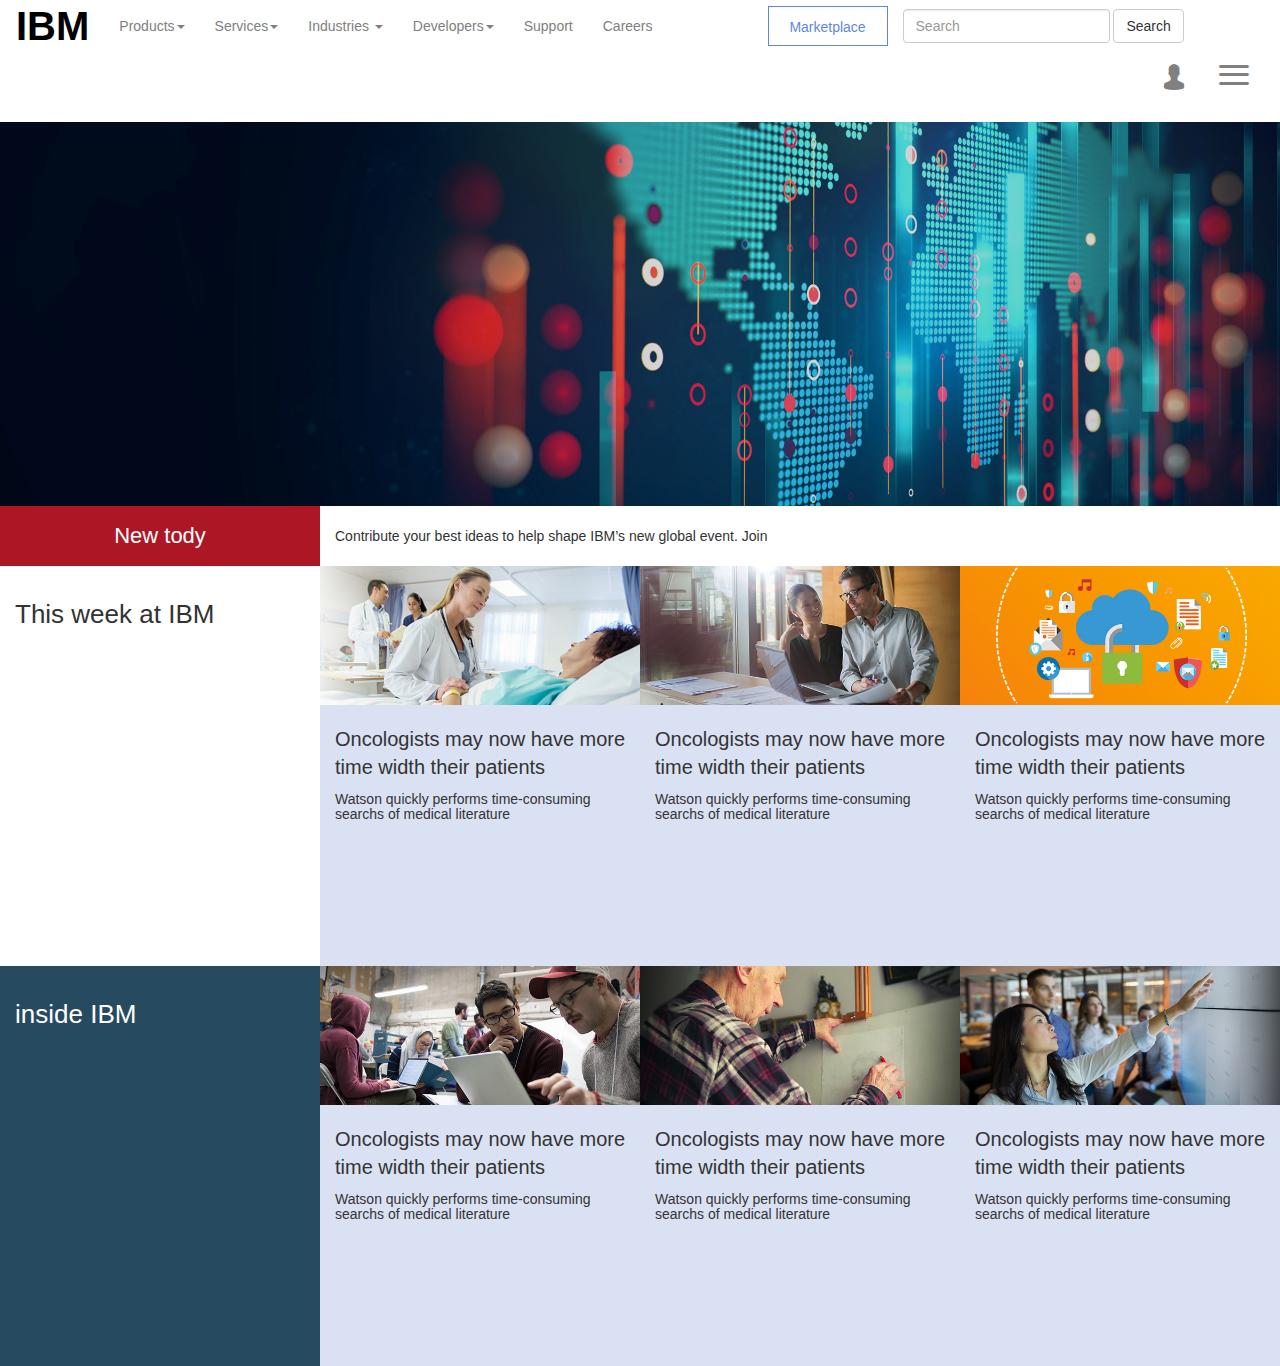
<file: index.html>
<!DOCTYPE html>
<html>
<head>
	<meta charset="utf-8">
	<meta http-equiv="X-UA-Compatible" content="IE=edge">
	<meta name="viewport" content="width=device-width, initial-scale=1, maximum-scale=1, user-scalable=no">
	<title></title>
	<link rel="stylesheet" href="css/bootstrap.css">
	<link rel="stylesheet" type="text/css" href="css/style.css">
	<link rel="stylesheet" type="text/css" href="icfont/iconfont.css">
	<script src="js/jquery-1.11.3.js"></script>
	<script src="js/bootstrap.js"></script>
</head>
<body>
	<nav class="navbar">
		<div class="container-fluid">
			<div class="navbar-header">
				<button type="button" class="navbar-toggle collapsed" data-toggle="collapse" data-target="#bs-example-navbar-collapse-1" aria-expanded="false">
	        <span class="sr-only">Toggle navigation</span>
	        <span class="icon-bar"></span>
	        <span class="icon-bar"></span>
	        <span class="icon-bar"></span>
	      </button>
      	<a class="navbar-brand" href="#">IBM</a>				
			</div>
			<div class="collapse navbar-collapse" id="bs-example-navbar-collapse-1">
				<ul class="nav navbar-nav">
	        <li class="active">
	        	<a href="#">products<span class="caret"></span></a>
	        </li>
	        <li><a href="#">services<span class="caret"></span></a></li>
	        <li class="dropdown">
	          <a href="#" class="dropdown-toggle" data-toggle="dropdown" role="button" aria-haspopup="true" aria-expanded="false">industries <span class="caret"></span></a>
	          <ul class="dropdown-menu">
	            <li><a href="#">Action</a></li>
	            <li><a href="#">Another action</a></li>
	            <li><a href="#">Something else here</a></li>
	            <li role="separator" class="divider"></li>
	            <li><a href="#">Separated link</a></li>
	            <li role="separator" class="divider"></li>
	            <li><a href="#">One more separated link</a></li>
	          </ul>
        	</li>
	        <li><a href="#">developers<span class="caret"></span></a></li>
	        <li><a href="#">support</a></li>
	        <li><a href="#">careers</a></li>
	      </ul>
	      <div class="nav-sign">Marketplace</div>
	      <form class="navbar-form navbar-left">
	        <div class="form-group">
	          <input type="text" class="form-control" placeholder="Search">
	        </div>
	        <button type="submit" class="btn btn-default">Search</button>
      	</form>
    	 	<ul class="nav navbar-nav navbar-right">
	        <li class="dropdown">
	          <a href="#" class="dropdown-toggle icon" data-toggle="dropdown" role="button">&#xe61b;</a>
	          <ul class="dropdown-menu">
	            <li><a href="#">My IBM</a></li>
	            <li><a href="#">Sign in</a></li>
	          </ul>
	        </li>
	        <li><a href="#" class="icon">&#xe6f4;</a></li>
	      </ul>
			</div>
		</div>
	</nav>
	<!-- banner -->
	<div class="banner">
		<img src="images/banner.jpg" alt="">
	</div>
	<!-- 内容部分 -->
	<div>
	  <div class="col-md-3 aside_one">New tody</div>
	  <div class="col-md-8 today">Contribute your best ideas to help shape IBM’s new global event. Join </div>
	</div>
	<div>
	  <div class="col-md-3 aside_week">
	  	<p>This week at IBM</p>
	  </div>
	  <div class="col-md-3 week">
	  	<div><img src="images/patients.jpg" alt=""></div>
		  <p>Oncologists may now have more time width their patients</p>
			<h5>Watson quickly performs time-consuming searchs of medical literature</h5>
	  </div>
	  <div class="col-md-3 week">
	  	<div><img src="images/sap.jpg" alt=""></div>
	  	<p>Oncologists may now have more time width their patients</p>
			<h5>Watson quickly performs time-consuming searchs of medical literature</h5>
	  </div>
	  <div class="col-md-3 week">
	  	<div><img src="images/protection.jpg" alt=""></div>
	  	<p>Oncologists may now have more time width their patients</p>
			<h5>Watson quickly performs time-consuming searchs of medical literature</h5>
	  </div>
	</div>
	<div>
	  <div class="col-md-3 aside_week inside">
	  	<p>inside IBM</p>
	  	<!-- <div>see more stories</div> -->
	  </div>
	  <div class="col-md-3 week">
	  	<div><img src="images/deve.jpg" alt=""></div>
		  <p>Oncologists may now have more time width their patients</p>
			<h5>Watson quickly performs time-consuming searchs of medical literature</h5>
	  </div>
	  <div class="col-md-3 week">
	  	<div><img src="images/disdease.jpg" alt=""></div>
	  	<p>Oncologists may now have more time width their patients</p>
			<h5>Watson quickly performs time-consuming searchs of medical literature</h5>
	  </div>
	  <div class="col-md-3 week">
	  	<div><img src="images/digital.jpg" alt=""></div>
	  	<p>Oncologists may now have more time width their patients</p>
			<h5>Watson quickly performs time-consuming searchs of medical literature</h5>
	  </div>
	</div>
</body>
</html>
</file>
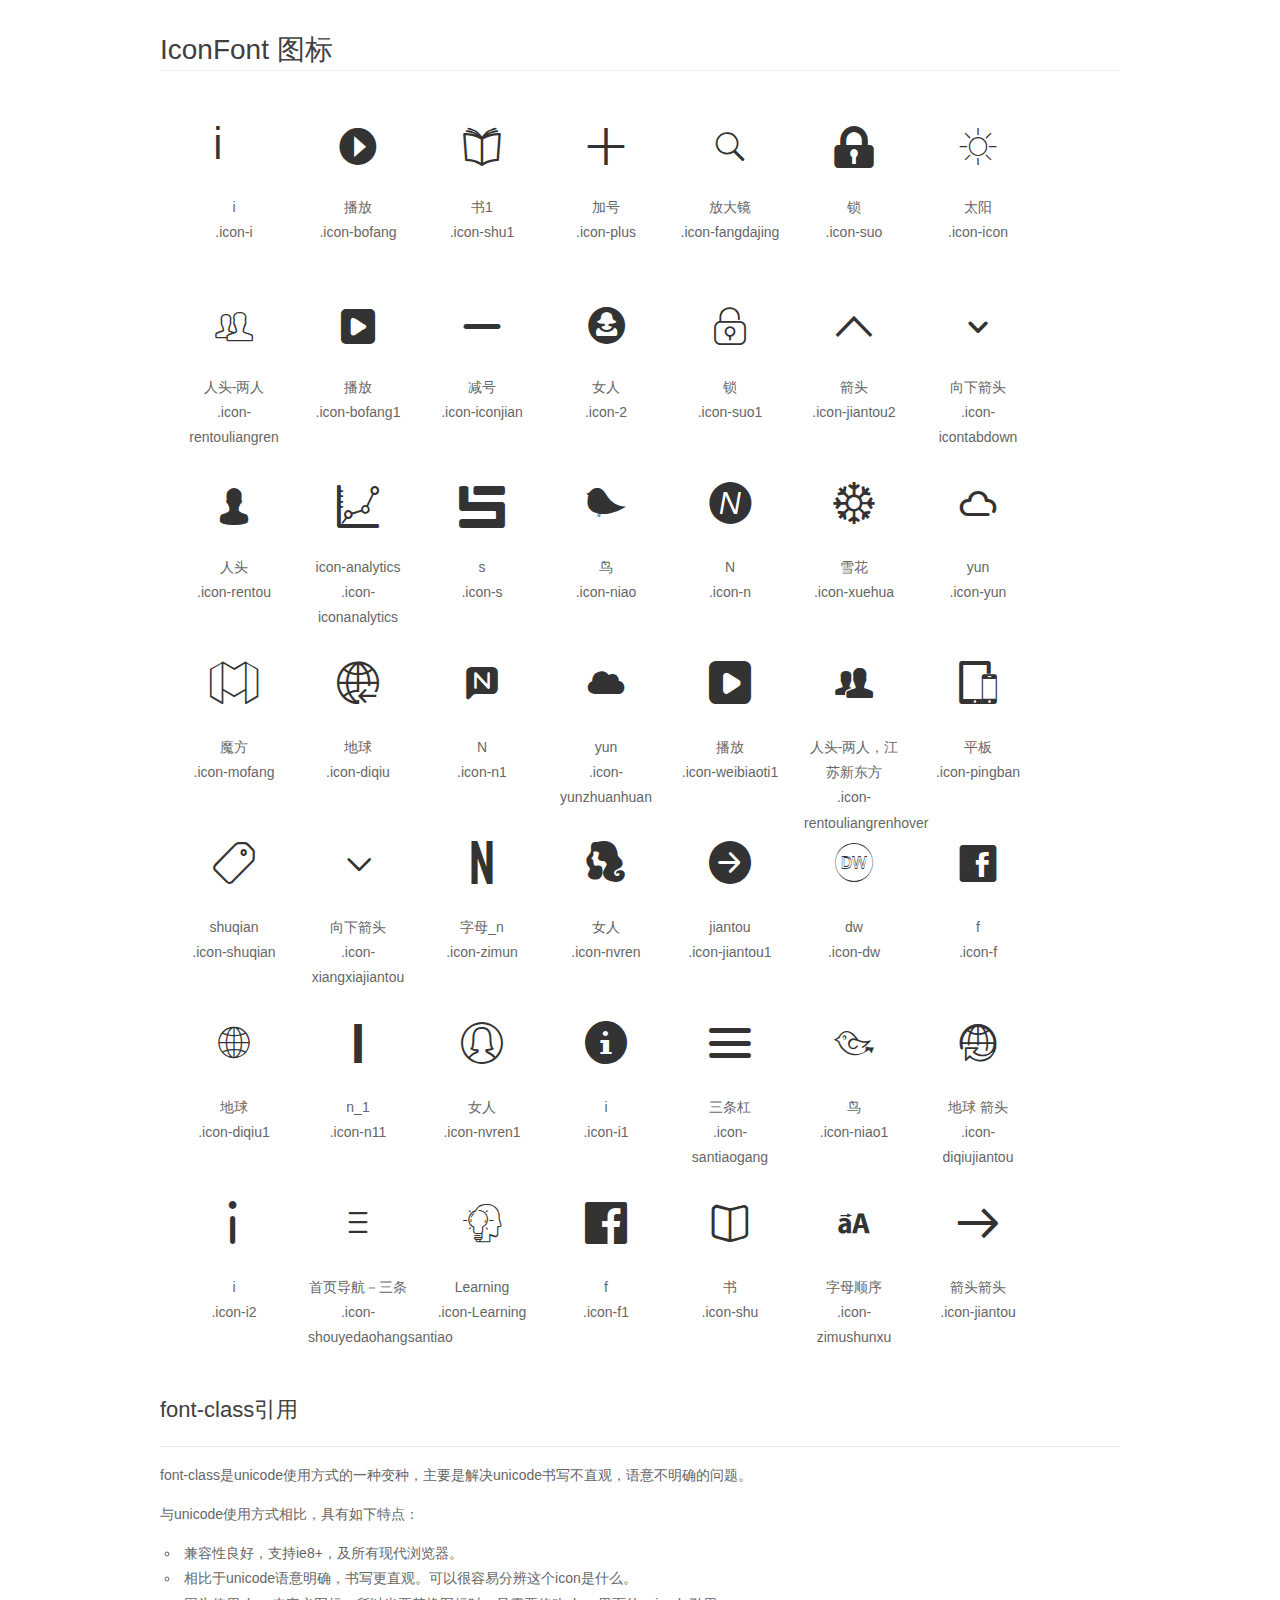
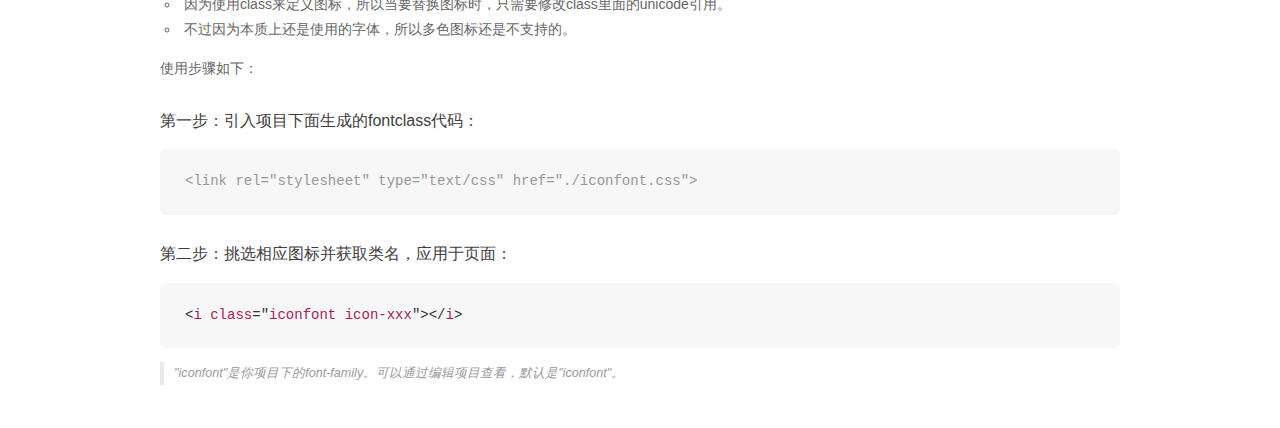
<file: icfont/demo_fontclass.html>
<!DOCTYPE html>
<html>
<head>
    <meta charset="utf-8"/>
    <title>IconFont</title>
    <link rel="stylesheet" href="demo.css">
    <link rel="stylesheet" href="iconfont.css">
</head>
<body>
    <div class="main markdown">
        <h1>IconFont 图标</h1>
        <ul class="icon_lists clear">
            
                <li>
                <i class="icon iconfont icon-i"></i>
                    <div class="name">i</div>
                    <div class="fontclass">.icon-i</div>
                </li>
            
                <li>
                <i class="icon iconfont icon-bofang"></i>
                    <div class="name">播放</div>
                    <div class="fontclass">.icon-bofang</div>
                </li>
            
                <li>
                <i class="icon iconfont icon-shu1"></i>
                    <div class="name">书1</div>
                    <div class="fontclass">.icon-shu1</div>
                </li>
            
                <li>
                <i class="icon iconfont icon-plus"></i>
                    <div class="name">加号</div>
                    <div class="fontclass">.icon-plus</div>
                </li>
            
                <li>
                <i class="icon iconfont icon-fangdajing"></i>
                    <div class="name">放大镜</div>
                    <div class="fontclass">.icon-fangdajing</div>
                </li>
            
                <li>
                <i class="icon iconfont icon-suo"></i>
                    <div class="name">锁</div>
                    <div class="fontclass">.icon-suo</div>
                </li>
            
                <li>
                <i class="icon iconfont icon-icon"></i>
                    <div class="name">太阳</div>
                    <div class="fontclass">.icon-icon</div>
                </li>
            
                <li>
                <i class="icon iconfont icon-rentouliangren"></i>
                    <div class="name">人头-两人</div>
                    <div class="fontclass">.icon-rentouliangren</div>
                </li>
            
                <li>
                <i class="icon iconfont icon-bofang1"></i>
                    <div class="name">播放</div>
                    <div class="fontclass">.icon-bofang1</div>
                </li>
            
                <li>
                <i class="icon iconfont icon-iconjian"></i>
                    <div class="name">减号</div>
                    <div class="fontclass">.icon-iconjian</div>
                </li>
            
                <li>
                <i class="icon iconfont icon-2"></i>
                    <div class="name">女人</div>
                    <div class="fontclass">.icon-2</div>
                </li>
            
                <li>
                <i class="icon iconfont icon-suo1"></i>
                    <div class="name">锁</div>
                    <div class="fontclass">.icon-suo1</div>
                </li>
            
                <li>
                <i class="icon iconfont icon-jiantou2"></i>
                    <div class="name">箭头</div>
                    <div class="fontclass">.icon-jiantou2</div>
                </li>
            
                <li>
                <i class="icon iconfont icon-icontabdown"></i>
                    <div class="name">向下箭头</div>
                    <div class="fontclass">.icon-icontabdown</div>
                </li>
            
                <li>
                <i class="icon iconfont icon-rentou"></i>
                    <div class="name">人头</div>
                    <div class="fontclass">.icon-rentou</div>
                </li>
            
                <li>
                <i class="icon iconfont icon-iconanalytics"></i>
                    <div class="name">icon-analytics</div>
                    <div class="fontclass">.icon-iconanalytics</div>
                </li>
            
                <li>
                <i class="icon iconfont icon-s"></i>
                    <div class="name">s</div>
                    <div class="fontclass">.icon-s</div>
                </li>
            
                <li>
                <i class="icon iconfont icon-niao"></i>
                    <div class="name">鸟</div>
                    <div class="fontclass">.icon-niao</div>
                </li>
            
                <li>
                <i class="icon iconfont icon-n"></i>
                    <div class="name">N</div>
                    <div class="fontclass">.icon-n</div>
                </li>
            
                <li>
                <i class="icon iconfont icon-xuehua"></i>
                    <div class="name">雪花</div>
                    <div class="fontclass">.icon-xuehua</div>
                </li>
            
                <li>
                <i class="icon iconfont icon-yun"></i>
                    <div class="name">yun</div>
                    <div class="fontclass">.icon-yun</div>
                </li>
            
                <li>
                <i class="icon iconfont icon-mofang"></i>
                    <div class="name">魔方</div>
                    <div class="fontclass">.icon-mofang</div>
                </li>
            
                <li>
                <i class="icon iconfont icon-diqiu"></i>
                    <div class="name">地球</div>
                    <div class="fontclass">.icon-diqiu</div>
                </li>
            
                <li>
                <i class="icon iconfont icon-n1"></i>
                    <div class="name">N</div>
                    <div class="fontclass">.icon-n1</div>
                </li>
            
                <li>
                <i class="icon iconfont icon-yunzhuanhuan"></i>
                    <div class="name">yun</div>
                    <div class="fontclass">.icon-yunzhuanhuan</div>
                </li>
            
                <li>
                <i class="icon iconfont icon-weibiaoti1"></i>
                    <div class="name">播放</div>
                    <div class="fontclass">.icon-weibiaoti1</div>
                </li>
            
                <li>
                <i class="icon iconfont icon-rentouliangrenhover"></i>
                    <div class="name">人头-两人，江苏新东方</div>
                    <div class="fontclass">.icon-rentouliangrenhover</div>
                </li>
            
                <li>
                <i class="icon iconfont icon-pingban"></i>
                    <div class="name">平板</div>
                    <div class="fontclass">.icon-pingban</div>
                </li>
            
                <li>
                <i class="icon iconfont icon-shuqian"></i>
                    <div class="name">shuqian</div>
                    <div class="fontclass">.icon-shuqian</div>
                </li>
            
                <li>
                <i class="icon iconfont icon-xiangxiajiantou"></i>
                    <div class="name">向下箭头</div>
                    <div class="fontclass">.icon-xiangxiajiantou</div>
                </li>
            
                <li>
                <i class="icon iconfont icon-zimun"></i>
                    <div class="name">字母_n</div>
                    <div class="fontclass">.icon-zimun</div>
                </li>
            
                <li>
                <i class="icon iconfont icon-nvren"></i>
                    <div class="name">女人</div>
                    <div class="fontclass">.icon-nvren</div>
                </li>
            
                <li>
                <i class="icon iconfont icon-jiantou1"></i>
                    <div class="name">jiantou</div>
                    <div class="fontclass">.icon-jiantou1</div>
                </li>
            
                <li>
                <i class="icon iconfont icon-dw"></i>
                    <div class="name">dw</div>
                    <div class="fontclass">.icon-dw</div>
                </li>
            
                <li>
                <i class="icon iconfont icon-f"></i>
                    <div class="name">f</div>
                    <div class="fontclass">.icon-f</div>
                </li>
            
                <li>
                <i class="icon iconfont icon-diqiu1"></i>
                    <div class="name">地球</div>
                    <div class="fontclass">.icon-diqiu1</div>
                </li>
            
                <li>
                <i class="icon iconfont icon-n11"></i>
                    <div class="name">n_1</div>
                    <div class="fontclass">.icon-n11</div>
                </li>
            
                <li>
                <i class="icon iconfont icon-nvren1"></i>
                    <div class="name">女人</div>
                    <div class="fontclass">.icon-nvren1</div>
                </li>
            
                <li>
                <i class="icon iconfont icon-i1"></i>
                    <div class="name">i</div>
                    <div class="fontclass">.icon-i1</div>
                </li>
            
                <li>
                <i class="icon iconfont icon-santiaogang"></i>
                    <div class="name">三条杠</div>
                    <div class="fontclass">.icon-santiaogang</div>
                </li>
            
                <li>
                <i class="icon iconfont icon-niao1"></i>
                    <div class="name">鸟</div>
                    <div class="fontclass">.icon-niao1</div>
                </li>
            
                <li>
                <i class="icon iconfont icon-diqiujiantou"></i>
                    <div class="name">地球 箭头</div>
                    <div class="fontclass">.icon-diqiujiantou</div>
                </li>
            
                <li>
                <i class="icon iconfont icon-i2"></i>
                    <div class="name">i</div>
                    <div class="fontclass">.icon-i2</div>
                </li>
            
                <li>
                <i class="icon iconfont icon-shouyedaohangsantiao"></i>
                    <div class="name">首页导航－三条</div>
                    <div class="fontclass">.icon-shouyedaohangsantiao</div>
                </li>
            
                <li>
                <i class="icon iconfont icon-Learning"></i>
                    <div class="name">Learning</div>
                    <div class="fontclass">.icon-Learning</div>
                </li>
            
                <li>
                <i class="icon iconfont icon-f1"></i>
                    <div class="name">f</div>
                    <div class="fontclass">.icon-f1</div>
                </li>
            
                <li>
                <i class="icon iconfont icon-shu"></i>
                    <div class="name">书</div>
                    <div class="fontclass">.icon-shu</div>
                </li>
            
                <li>
                <i class="icon iconfont icon-zimushunxu"></i>
                    <div class="name">字母顺序</div>
                    <div class="fontclass">.icon-zimushunxu</div>
                </li>
            
                <li>
                <i class="icon iconfont icon-jiantou"></i>
                    <div class="name">箭头箭头</div>
                    <div class="fontclass">.icon-jiantou</div>
                </li>
            
        </ul>

        <h2 id="font-class-">font-class引用</h2>
        <hr>

        <p>font-class是unicode使用方式的一种变种，主要是解决unicode书写不直观，语意不明确的问题。</p>
        <p>与unicode使用方式相比，具有如下特点：</p>
        <ul>
        <li>兼容性良好，支持ie8+，及所有现代浏览器。</li>
        <li>相比于unicode语意明确，书写更直观。可以很容易分辨这个icon是什么。</li>
        <li>因为使用class来定义图标，所以当要替换图标时，只需要修改class里面的unicode引用。</li>
        <li>不过因为本质上还是使用的字体，所以多色图标还是不支持的。</li>
        </ul>
        <p>使用步骤如下：</p>
        <h3 id="-fontclass-">第一步：引入项目下面生成的fontclass代码：</h3>


        <pre><code class="lang-js hljs javascript"><span class="hljs-comment">&lt;link rel="stylesheet" type="text/css" href="./iconfont.css"&gt;</span></code></pre>
        <h3 id="-">第二步：挑选相应图标并获取类名，应用于页面：</h3>
        <pre><code class="lang-css hljs">&lt;<span class="hljs-selector-tag">i</span> <span class="hljs-selector-tag">class</span>="<span class="hljs-selector-tag">iconfont</span> <span class="hljs-selector-tag">icon-xxx</span>"&gt;&lt;/<span class="hljs-selector-tag">i</span>&gt;</code></pre>
        <blockquote>
        <p>"iconfont"是你项目下的font-family。可以通过编辑项目查看，默认是"iconfont"。</p>
        </blockquote>
    </div>
</body>
</html>
</file>
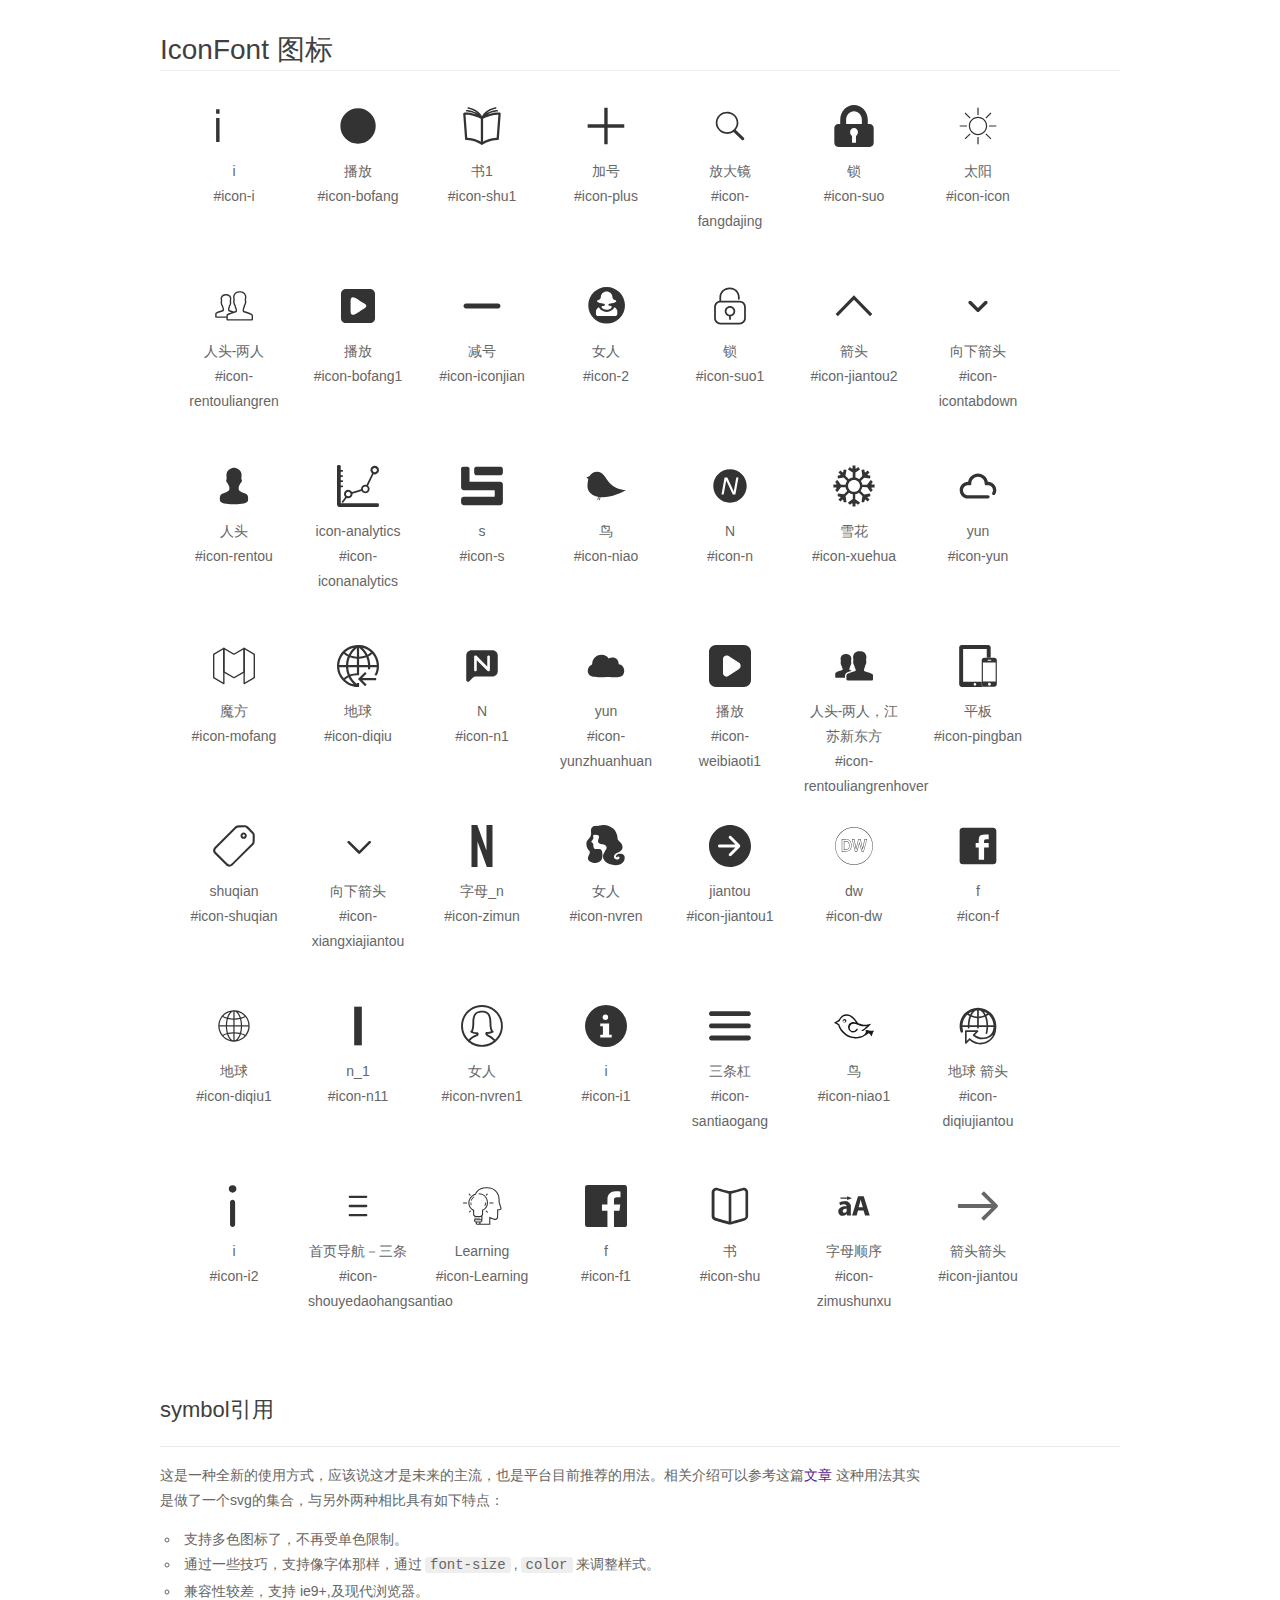
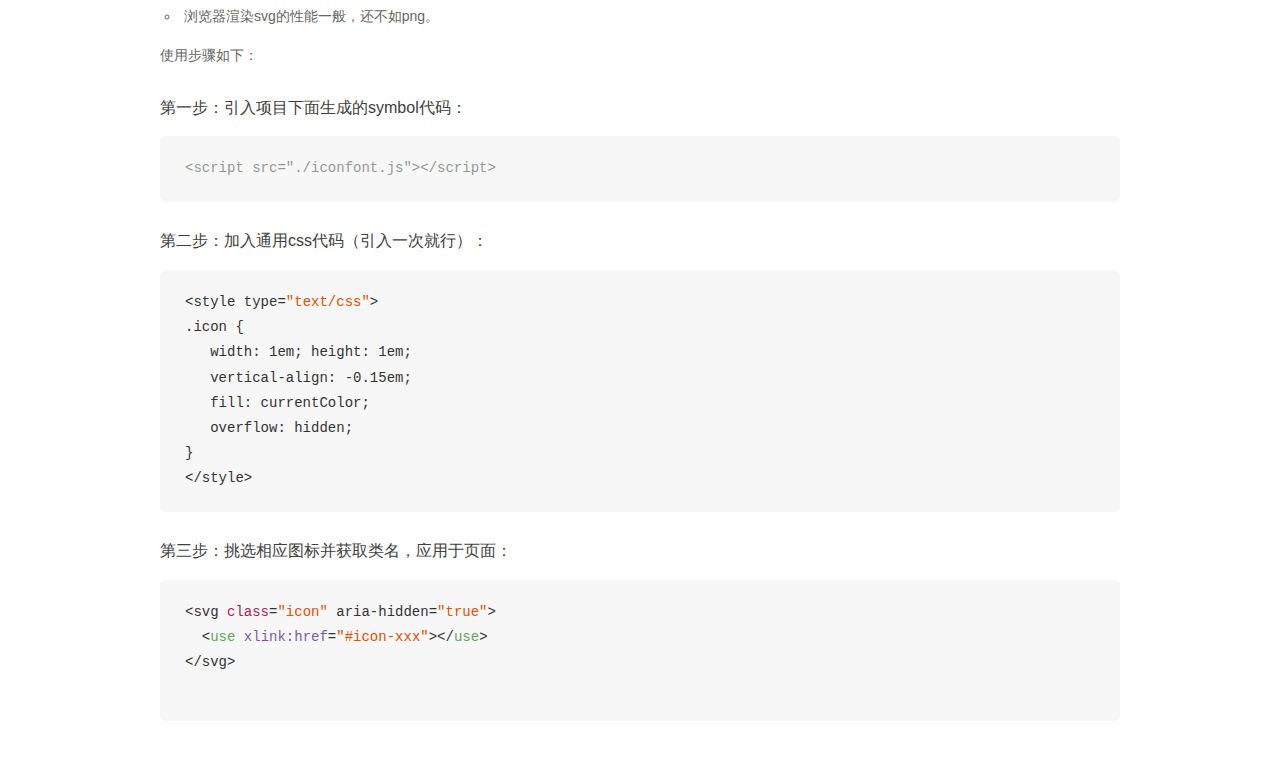
<file: icfont/demo_symbol.html>
<!DOCTYPE html>
<html>
<head>
    <meta charset="utf-8"/>
    <title>IconFont</title>
    <link rel="stylesheet" href="demo.css">
    <script src="iconfont.js"></script>

    <style type="text/css">
        .icon {
          /* 通过设置 font-size 来改变图标大小 */
          width: 1em; height: 1em;
          /* 图标和文字相邻时，垂直对齐 */
          vertical-align: -0.15em;
          /* 通过设置 color 来改变 SVG 的颜色/fill */
          fill: currentColor;
          /* path 和 stroke 溢出 viewBox 部分在 IE 下会显示
             normalize.css 中也包含这行 */
          overflow: hidden;
        }

    </style>
</head>
<body>
    <div class="main markdown">
        <h1>IconFont 图标</h1>
        <ul class="icon_lists clear">
            
                <li>
                    <svg class="icon" aria-hidden="true">
                        <use xlink:href="#icon-i"></use>
                    </svg>
                    <div class="name">i</div>
                    <div class="fontclass">#icon-i</div>
                </li>
            
                <li>
                    <svg class="icon" aria-hidden="true">
                        <use xlink:href="#icon-bofang"></use>
                    </svg>
                    <div class="name">播放</div>
                    <div class="fontclass">#icon-bofang</div>
                </li>
            
                <li>
                    <svg class="icon" aria-hidden="true">
                        <use xlink:href="#icon-shu1"></use>
                    </svg>
                    <div class="name">书1</div>
                    <div class="fontclass">#icon-shu1</div>
                </li>
            
                <li>
                    <svg class="icon" aria-hidden="true">
                        <use xlink:href="#icon-plus"></use>
                    </svg>
                    <div class="name">加号</div>
                    <div class="fontclass">#icon-plus</div>
                </li>
            
                <li>
                    <svg class="icon" aria-hidden="true">
                        <use xlink:href="#icon-fangdajing"></use>
                    </svg>
                    <div class="name">放大镜</div>
                    <div class="fontclass">#icon-fangdajing</div>
                </li>
            
                <li>
                    <svg class="icon" aria-hidden="true">
                        <use xlink:href="#icon-suo"></use>
                    </svg>
                    <div class="name">锁</div>
                    <div class="fontclass">#icon-suo</div>
                </li>
            
                <li>
                    <svg class="icon" aria-hidden="true">
                        <use xlink:href="#icon-icon"></use>
                    </svg>
                    <div class="name">太阳</div>
                    <div class="fontclass">#icon-icon</div>
                </li>
            
                <li>
                    <svg class="icon" aria-hidden="true">
                        <use xlink:href="#icon-rentouliangren"></use>
                    </svg>
                    <div class="name">人头-两人</div>
                    <div class="fontclass">#icon-rentouliangren</div>
                </li>
            
                <li>
                    <svg class="icon" aria-hidden="true">
                        <use xlink:href="#icon-bofang1"></use>
                    </svg>
                    <div class="name">播放</div>
                    <div class="fontclass">#icon-bofang1</div>
                </li>
            
                <li>
                    <svg class="icon" aria-hidden="true">
                        <use xlink:href="#icon-iconjian"></use>
                    </svg>
                    <div class="name">减号</div>
                    <div class="fontclass">#icon-iconjian</div>
                </li>
            
                <li>
                    <svg class="icon" aria-hidden="true">
                        <use xlink:href="#icon-2"></use>
                    </svg>
                    <div class="name">女人</div>
                    <div class="fontclass">#icon-2</div>
                </li>
            
                <li>
                    <svg class="icon" aria-hidden="true">
                        <use xlink:href="#icon-suo1"></use>
                    </svg>
                    <div class="name">锁</div>
                    <div class="fontclass">#icon-suo1</div>
                </li>
            
                <li>
                    <svg class="icon" aria-hidden="true">
                        <use xlink:href="#icon-jiantou2"></use>
                    </svg>
                    <div class="name">箭头</div>
                    <div class="fontclass">#icon-jiantou2</div>
                </li>
            
                <li>
                    <svg class="icon" aria-hidden="true">
                        <use xlink:href="#icon-icontabdown"></use>
                    </svg>
                    <div class="name">向下箭头</div>
                    <div class="fontclass">#icon-icontabdown</div>
                </li>
            
                <li>
                    <svg class="icon" aria-hidden="true">
                        <use xlink:href="#icon-rentou"></use>
                    </svg>
                    <div class="name">人头</div>
                    <div class="fontclass">#icon-rentou</div>
                </li>
            
                <li>
                    <svg class="icon" aria-hidden="true">
                        <use xlink:href="#icon-iconanalytics"></use>
                    </svg>
                    <div class="name">icon-analytics</div>
                    <div class="fontclass">#icon-iconanalytics</div>
                </li>
            
                <li>
                    <svg class="icon" aria-hidden="true">
                        <use xlink:href="#icon-s"></use>
                    </svg>
                    <div class="name">s</div>
                    <div class="fontclass">#icon-s</div>
                </li>
            
                <li>
                    <svg class="icon" aria-hidden="true">
                        <use xlink:href="#icon-niao"></use>
                    </svg>
                    <div class="name">鸟</div>
                    <div class="fontclass">#icon-niao</div>
                </li>
            
                <li>
                    <svg class="icon" aria-hidden="true">
                        <use xlink:href="#icon-n"></use>
                    </svg>
                    <div class="name">N</div>
                    <div class="fontclass">#icon-n</div>
                </li>
            
                <li>
                    <svg class="icon" aria-hidden="true">
                        <use xlink:href="#icon-xuehua"></use>
                    </svg>
                    <div class="name">雪花</div>
                    <div class="fontclass">#icon-xuehua</div>
                </li>
            
                <li>
                    <svg class="icon" aria-hidden="true">
                        <use xlink:href="#icon-yun"></use>
                    </svg>
                    <div class="name">yun</div>
                    <div class="fontclass">#icon-yun</div>
                </li>
            
                <li>
                    <svg class="icon" aria-hidden="true">
                        <use xlink:href="#icon-mofang"></use>
                    </svg>
                    <div class="name">魔方</div>
                    <div class="fontclass">#icon-mofang</div>
                </li>
            
                <li>
                    <svg class="icon" aria-hidden="true">
                        <use xlink:href="#icon-diqiu"></use>
                    </svg>
                    <div class="name">地球</div>
                    <div class="fontclass">#icon-diqiu</div>
                </li>
            
                <li>
                    <svg class="icon" aria-hidden="true">
                        <use xlink:href="#icon-n1"></use>
                    </svg>
                    <div class="name">N</div>
                    <div class="fontclass">#icon-n1</div>
                </li>
            
                <li>
                    <svg class="icon" aria-hidden="true">
                        <use xlink:href="#icon-yunzhuanhuan"></use>
                    </svg>
                    <div class="name">yun</div>
                    <div class="fontclass">#icon-yunzhuanhuan</div>
                </li>
            
                <li>
                    <svg class="icon" aria-hidden="true">
                        <use xlink:href="#icon-weibiaoti1"></use>
                    </svg>
                    <div class="name">播放</div>
                    <div class="fontclass">#icon-weibiaoti1</div>
                </li>
            
                <li>
                    <svg class="icon" aria-hidden="true">
                        <use xlink:href="#icon-rentouliangrenhover"></use>
                    </svg>
                    <div class="name">人头-两人，江苏新东方</div>
                    <div class="fontclass">#icon-rentouliangrenhover</div>
                </li>
            
                <li>
                    <svg class="icon" aria-hidden="true">
                        <use xlink:href="#icon-pingban"></use>
                    </svg>
                    <div class="name">平板</div>
                    <div class="fontclass">#icon-pingban</div>
                </li>
            
                <li>
                    <svg class="icon" aria-hidden="true">
                        <use xlink:href="#icon-shuqian"></use>
                    </svg>
                    <div class="name">shuqian</div>
                    <div class="fontclass">#icon-shuqian</div>
                </li>
            
                <li>
                    <svg class="icon" aria-hidden="true">
                        <use xlink:href="#icon-xiangxiajiantou"></use>
                    </svg>
                    <div class="name">向下箭头</div>
                    <div class="fontclass">#icon-xiangxiajiantou</div>
                </li>
            
                <li>
                    <svg class="icon" aria-hidden="true">
                        <use xlink:href="#icon-zimun"></use>
                    </svg>
                    <div class="name">字母_n</div>
                    <div class="fontclass">#icon-zimun</div>
                </li>
            
                <li>
                    <svg class="icon" aria-hidden="true">
                        <use xlink:href="#icon-nvren"></use>
                    </svg>
                    <div class="name">女人</div>
                    <div class="fontclass">#icon-nvren</div>
                </li>
            
                <li>
                    <svg class="icon" aria-hidden="true">
                        <use xlink:href="#icon-jiantou1"></use>
                    </svg>
                    <div class="name">jiantou</div>
                    <div class="fontclass">#icon-jiantou1</div>
                </li>
            
                <li>
                    <svg class="icon" aria-hidden="true">
                        <use xlink:href="#icon-dw"></use>
                    </svg>
                    <div class="name">dw</div>
                    <div class="fontclass">#icon-dw</div>
                </li>
            
                <li>
                    <svg class="icon" aria-hidden="true">
                        <use xlink:href="#icon-f"></use>
                    </svg>
                    <div class="name">f</div>
                    <div class="fontclass">#icon-f</div>
                </li>
            
                <li>
                    <svg class="icon" aria-hidden="true">
                        <use xlink:href="#icon-diqiu1"></use>
                    </svg>
                    <div class="name">地球</div>
                    <div class="fontclass">#icon-diqiu1</div>
                </li>
            
                <li>
                    <svg class="icon" aria-hidden="true">
                        <use xlink:href="#icon-n11"></use>
                    </svg>
                    <div class="name">n_1</div>
                    <div class="fontclass">#icon-n11</div>
                </li>
            
                <li>
                    <svg class="icon" aria-hidden="true">
                        <use xlink:href="#icon-nvren1"></use>
                    </svg>
                    <div class="name">女人</div>
                    <div class="fontclass">#icon-nvren1</div>
                </li>
            
                <li>
                    <svg class="icon" aria-hidden="true">
                        <use xlink:href="#icon-i1"></use>
                    </svg>
                    <div class="name">i</div>
                    <div class="fontclass">#icon-i1</div>
                </li>
            
                <li>
                    <svg class="icon" aria-hidden="true">
                        <use xlink:href="#icon-santiaogang"></use>
                    </svg>
                    <div class="name">三条杠</div>
                    <div class="fontclass">#icon-santiaogang</div>
                </li>
            
                <li>
                    <svg class="icon" aria-hidden="true">
                        <use xlink:href="#icon-niao1"></use>
                    </svg>
                    <div class="name">鸟</div>
                    <div class="fontclass">#icon-niao1</div>
                </li>
            
                <li>
                    <svg class="icon" aria-hidden="true">
                        <use xlink:href="#icon-diqiujiantou"></use>
                    </svg>
                    <div class="name">地球 箭头</div>
                    <div class="fontclass">#icon-diqiujiantou</div>
                </li>
            
                <li>
                    <svg class="icon" aria-hidden="true">
                        <use xlink:href="#icon-i2"></use>
                    </svg>
                    <div class="name">i</div>
                    <div class="fontclass">#icon-i2</div>
                </li>
            
                <li>
                    <svg class="icon" aria-hidden="true">
                        <use xlink:href="#icon-shouyedaohangsantiao"></use>
                    </svg>
                    <div class="name">首页导航－三条</div>
                    <div class="fontclass">#icon-shouyedaohangsantiao</div>
                </li>
            
                <li>
                    <svg class="icon" aria-hidden="true">
                        <use xlink:href="#icon-Learning"></use>
                    </svg>
                    <div class="name">Learning</div>
                    <div class="fontclass">#icon-Learning</div>
                </li>
            
                <li>
                    <svg class="icon" aria-hidden="true">
                        <use xlink:href="#icon-f1"></use>
                    </svg>
                    <div class="name">f</div>
                    <div class="fontclass">#icon-f1</div>
                </li>
            
                <li>
                    <svg class="icon" aria-hidden="true">
                        <use xlink:href="#icon-shu"></use>
                    </svg>
                    <div class="name">书</div>
                    <div class="fontclass">#icon-shu</div>
                </li>
            
                <li>
                    <svg class="icon" aria-hidden="true">
                        <use xlink:href="#icon-zimushunxu"></use>
                    </svg>
                    <div class="name">字母顺序</div>
                    <div class="fontclass">#icon-zimushunxu</div>
                </li>
            
                <li>
                    <svg class="icon" aria-hidden="true">
                        <use xlink:href="#icon-jiantou"></use>
                    </svg>
                    <div class="name">箭头箭头</div>
                    <div class="fontclass">#icon-jiantou</div>
                </li>
            
        </ul>


        <h2 id="symbol-">symbol引用</h2>
        <hr>

        <p>这是一种全新的使用方式，应该说这才是未来的主流，也是平台目前推荐的用法。相关介绍可以参考这篇<a href="">文章</a>
        这种用法其实是做了一个svg的集合，与另外两种相比具有如下特点：</p>
        <ul>
          <li>支持多色图标了，不再受单色限制。</li>
          <li>通过一些技巧，支持像字体那样，通过<code>font-size</code>,<code>color</code>来调整样式。</li>
          <li>兼容性较差，支持 ie9+,及现代浏览器。</li>
          <li>浏览器渲染svg的性能一般，还不如png。</li>
        </ul>
        <p>使用步骤如下：</p>
        <h3 id="-symbol-">第一步：引入项目下面生成的symbol代码：</h3>
        <pre><code class="lang-js hljs javascript"><span class="hljs-comment">&lt;script src="./iconfont.js"&gt;&lt;/script&gt;</span></code></pre>
        <h3 id="-css-">第二步：加入通用css代码（引入一次就行）：</h3>
        <pre><code class="lang-js hljs javascript">&lt;style type=<span class="hljs-string">"text/css"</span>&gt;
.icon {
   width: <span class="hljs-number">1</span>em; height: <span class="hljs-number">1</span>em;
   vertical-align: <span class="hljs-number">-0.15</span>em;
   fill: currentColor;
   overflow: hidden;
}
&lt;<span class="hljs-regexp">/style&gt;</span></code></pre>
        <h3 id="-">第三步：挑选相应图标并获取类名，应用于页面：</h3>
        <pre><code class="lang-js hljs javascript">&lt;svg <span class="hljs-class"><span class="hljs-keyword">class</span></span>=<span class="hljs-string">"icon"</span> aria-hidden=<span class="hljs-string">"true"</span>&gt;<span class="xml"><span class="hljs-tag">
  &lt;<span class="hljs-name">use</span> <span class="hljs-attr">xlink:href</span>=<span class="hljs-string">"#icon-xxx"</span>&gt;</span><span class="hljs-tag">&lt;/<span class="hljs-name">use</span>&gt;</span>
</span>&lt;<span class="hljs-regexp">/svg&gt;
        </span></code></pre>
    </div>
</body>
</html>
</file>
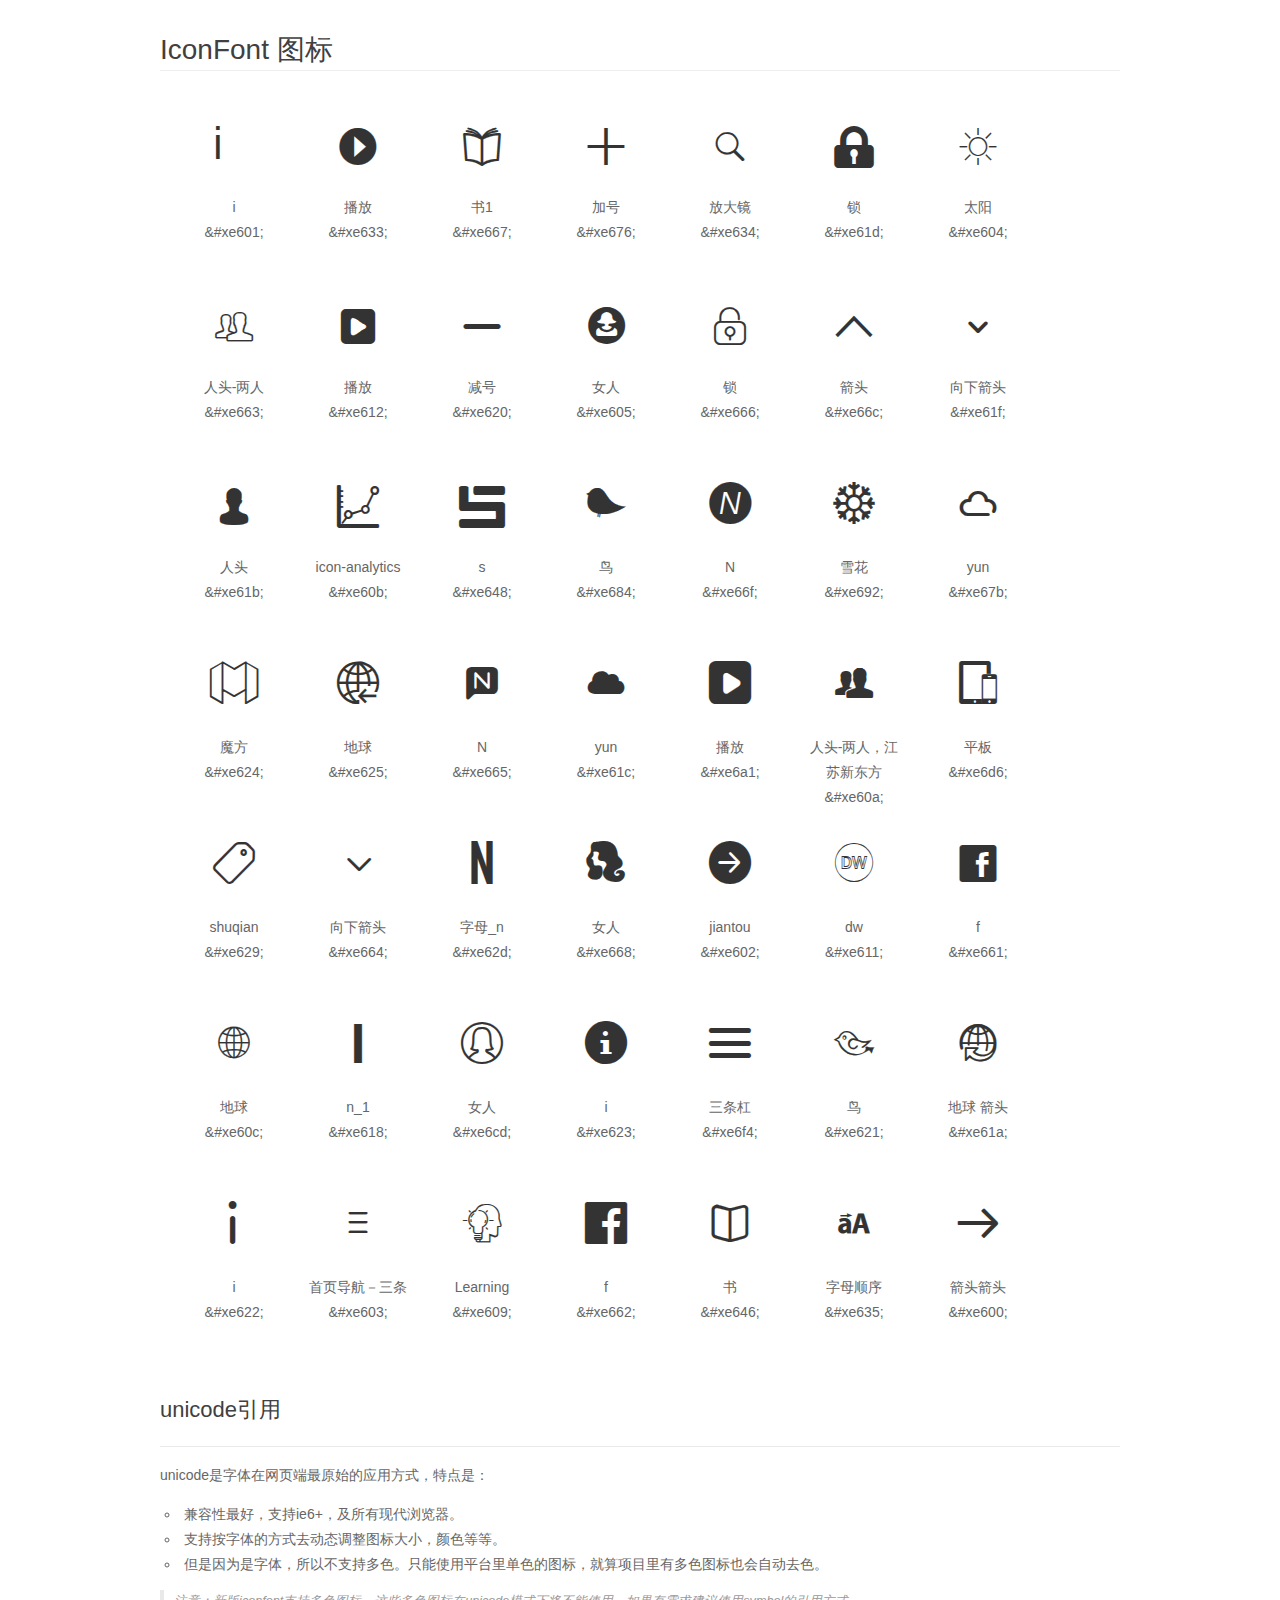
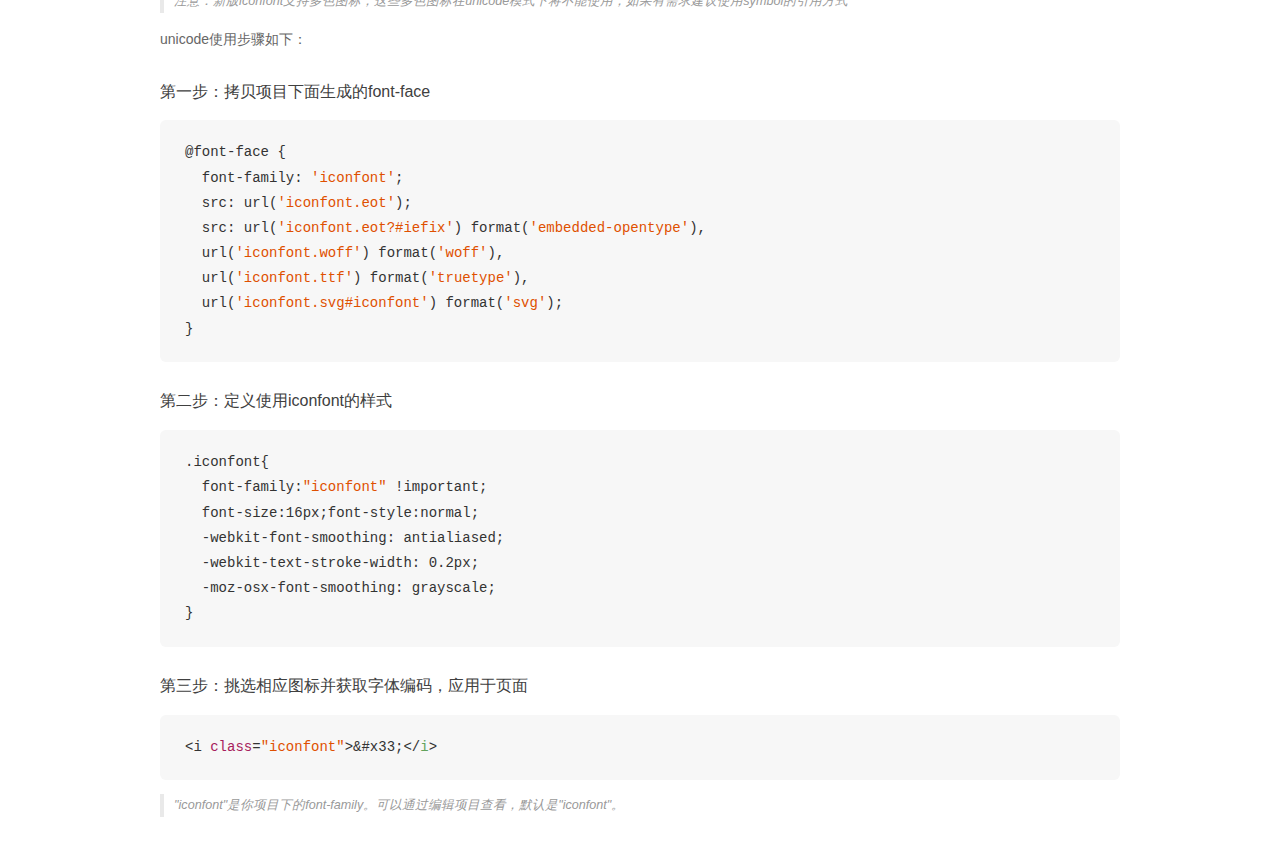
<file: icfont/demo_unicode.html>
<!DOCTYPE html>
<html>
<head>
    <meta charset="utf-8"/>
    <title>IconFont</title>
    <link rel="stylesheet" href="demo.css">

    <style type="text/css">

        @font-face {font-family: "iconfont";
          src: url('iconfont.eot'); /* IE9*/
          src: url('iconfont.eot#iefix') format('embedded-opentype'), /* IE6-IE8 */
          url('iconfont.woff') format('woff'), /* chrome, firefox */
          url('iconfont.ttf') format('truetype'), /* chrome, firefox, opera, Safari, Android, iOS 4.2+*/
          url('iconfont.svg#iconfont') format('svg'); /* iOS 4.1- */
        }

        .iconfont {
          font-family:"iconfont" !important;
          font-size:16px;
          font-style:normal;
          -webkit-font-smoothing: antialiased;
          -webkit-text-stroke-width: 0.2px;
          -moz-osx-font-smoothing: grayscale;
        }

    </style>
</head>
<body>
    <div class="main markdown">
        <h1>IconFont 图标</h1>
        <ul class="icon_lists clear">
            
                <li>
                <i class="icon iconfont">&#xe601;</i>
                    <div class="name">i</div>
                    <div class="code">&amp;#xe601;</div>
                </li>
            
                <li>
                <i class="icon iconfont">&#xe633;</i>
                    <div class="name">播放</div>
                    <div class="code">&amp;#xe633;</div>
                </li>
            
                <li>
                <i class="icon iconfont">&#xe667;</i>
                    <div class="name">书1</div>
                    <div class="code">&amp;#xe667;</div>
                </li>
            
                <li>
                <i class="icon iconfont">&#xe676;</i>
                    <div class="name">加号</div>
                    <div class="code">&amp;#xe676;</div>
                </li>
            
                <li>
                <i class="icon iconfont">&#xe634;</i>
                    <div class="name">放大镜</div>
                    <div class="code">&amp;#xe634;</div>
                </li>
            
                <li>
                <i class="icon iconfont">&#xe61d;</i>
                    <div class="name">锁</div>
                    <div class="code">&amp;#xe61d;</div>
                </li>
            
                <li>
                <i class="icon iconfont">&#xe604;</i>
                    <div class="name">太阳</div>
                    <div class="code">&amp;#xe604;</div>
                </li>
            
                <li>
                <i class="icon iconfont">&#xe663;</i>
                    <div class="name">人头-两人</div>
                    <div class="code">&amp;#xe663;</div>
                </li>
            
                <li>
                <i class="icon iconfont">&#xe612;</i>
                    <div class="name">播放</div>
                    <div class="code">&amp;#xe612;</div>
                </li>
            
                <li>
                <i class="icon iconfont">&#xe620;</i>
                    <div class="name">减号</div>
                    <div class="code">&amp;#xe620;</div>
                </li>
            
                <li>
                <i class="icon iconfont">&#xe605;</i>
                    <div class="name">女人</div>
                    <div class="code">&amp;#xe605;</div>
                </li>
            
                <li>
                <i class="icon iconfont">&#xe666;</i>
                    <div class="name">锁</div>
                    <div class="code">&amp;#xe666;</div>
                </li>
            
                <li>
                <i class="icon iconfont">&#xe66c;</i>
                    <div class="name">箭头</div>
                    <div class="code">&amp;#xe66c;</div>
                </li>
            
                <li>
                <i class="icon iconfont">&#xe61f;</i>
                    <div class="name">向下箭头</div>
                    <div class="code">&amp;#xe61f;</div>
                </li>
            
                <li>
                <i class="icon iconfont">&#xe61b;</i>
                    <div class="name">人头</div>
                    <div class="code">&amp;#xe61b;</div>
                </li>
            
                <li>
                <i class="icon iconfont">&#xe60b;</i>
                    <div class="name">icon-analytics</div>
                    <div class="code">&amp;#xe60b;</div>
                </li>
            
                <li>
                <i class="icon iconfont">&#xe648;</i>
                    <div class="name">s</div>
                    <div class="code">&amp;#xe648;</div>
                </li>
            
                <li>
                <i class="icon iconfont">&#xe684;</i>
                    <div class="name">鸟</div>
                    <div class="code">&amp;#xe684;</div>
                </li>
            
                <li>
                <i class="icon iconfont">&#xe66f;</i>
                    <div class="name">N</div>
                    <div class="code">&amp;#xe66f;</div>
                </li>
            
                <li>
                <i class="icon iconfont">&#xe692;</i>
                    <div class="name">雪花</div>
                    <div class="code">&amp;#xe692;</div>
                </li>
            
                <li>
                <i class="icon iconfont">&#xe67b;</i>
                    <div class="name">yun</div>
                    <div class="code">&amp;#xe67b;</div>
                </li>
            
                <li>
                <i class="icon iconfont">&#xe624;</i>
                    <div class="name">魔方</div>
                    <div class="code">&amp;#xe624;</div>
                </li>
            
                <li>
                <i class="icon iconfont">&#xe625;</i>
                    <div class="name">地球</div>
                    <div class="code">&amp;#xe625;</div>
                </li>
            
                <li>
                <i class="icon iconfont">&#xe665;</i>
                    <div class="name">N</div>
                    <div class="code">&amp;#xe665;</div>
                </li>
            
                <li>
                <i class="icon iconfont">&#xe61c;</i>
                    <div class="name">yun</div>
                    <div class="code">&amp;#xe61c;</div>
                </li>
            
                <li>
                <i class="icon iconfont">&#xe6a1;</i>
                    <div class="name">播放</div>
                    <div class="code">&amp;#xe6a1;</div>
                </li>
            
                <li>
                <i class="icon iconfont">&#xe60a;</i>
                    <div class="name">人头-两人，江苏新东方</div>
                    <div class="code">&amp;#xe60a;</div>
                </li>
            
                <li>
                <i class="icon iconfont">&#xe6d6;</i>
                    <div class="name">平板</div>
                    <div class="code">&amp;#xe6d6;</div>
                </li>
            
                <li>
                <i class="icon iconfont">&#xe629;</i>
                    <div class="name">shuqian</div>
                    <div class="code">&amp;#xe629;</div>
                </li>
            
                <li>
                <i class="icon iconfont">&#xe664;</i>
                    <div class="name">向下箭头</div>
                    <div class="code">&amp;#xe664;</div>
                </li>
            
                <li>
                <i class="icon iconfont">&#xe62d;</i>
                    <div class="name">字母_n</div>
                    <div class="code">&amp;#xe62d;</div>
                </li>
            
                <li>
                <i class="icon iconfont">&#xe668;</i>
                    <div class="name">女人</div>
                    <div class="code">&amp;#xe668;</div>
                </li>
            
                <li>
                <i class="icon iconfont">&#xe602;</i>
                    <div class="name">jiantou</div>
                    <div class="code">&amp;#xe602;</div>
                </li>
            
                <li>
                <i class="icon iconfont">&#xe611;</i>
                    <div class="name">dw</div>
                    <div class="code">&amp;#xe611;</div>
                </li>
            
                <li>
                <i class="icon iconfont">&#xe661;</i>
                    <div class="name">f</div>
                    <div class="code">&amp;#xe661;</div>
                </li>
            
                <li>
                <i class="icon iconfont">&#xe60c;</i>
                    <div class="name">地球</div>
                    <div class="code">&amp;#xe60c;</div>
                </li>
            
                <li>
                <i class="icon iconfont">&#xe618;</i>
                    <div class="name">n_1</div>
                    <div class="code">&amp;#xe618;</div>
                </li>
            
                <li>
                <i class="icon iconfont">&#xe6cd;</i>
                    <div class="name">女人</div>
                    <div class="code">&amp;#xe6cd;</div>
                </li>
            
                <li>
                <i class="icon iconfont">&#xe623;</i>
                    <div class="name">i</div>
                    <div class="code">&amp;#xe623;</div>
                </li>
            
                <li>
                <i class="icon iconfont">&#xe6f4;</i>
                    <div class="name">三条杠</div>
                    <div class="code">&amp;#xe6f4;</div>
                </li>
            
                <li>
                <i class="icon iconfont">&#xe621;</i>
                    <div class="name">鸟</div>
                    <div class="code">&amp;#xe621;</div>
                </li>
            
                <li>
                <i class="icon iconfont">&#xe61a;</i>
                    <div class="name">地球 箭头</div>
                    <div class="code">&amp;#xe61a;</div>
                </li>
            
                <li>
                <i class="icon iconfont">&#xe622;</i>
                    <div class="name">i</div>
                    <div class="code">&amp;#xe622;</div>
                </li>
            
                <li>
                <i class="icon iconfont">&#xe603;</i>
                    <div class="name">首页导航－三条</div>
                    <div class="code">&amp;#xe603;</div>
                </li>
            
                <li>
                <i class="icon iconfont">&#xe609;</i>
                    <div class="name">Learning</div>
                    <div class="code">&amp;#xe609;</div>
                </li>
            
                <li>
                <i class="icon iconfont">&#xe662;</i>
                    <div class="name">f</div>
                    <div class="code">&amp;#xe662;</div>
                </li>
            
                <li>
                <i class="icon iconfont">&#xe646;</i>
                    <div class="name">书</div>
                    <div class="code">&amp;#xe646;</div>
                </li>
            
                <li>
                <i class="icon iconfont">&#xe635;</i>
                    <div class="name">字母顺序</div>
                    <div class="code">&amp;#xe635;</div>
                </li>
            
                <li>
                <i class="icon iconfont">&#xe600;</i>
                    <div class="name">箭头箭头</div>
                    <div class="code">&amp;#xe600;</div>
                </li>
            
        </ul>
        <h2 id="unicode-">unicode引用</h2>
        <hr>

        <p>unicode是字体在网页端最原始的应用方式，特点是：</p>
        <ul>
        <li>兼容性最好，支持ie6+，及所有现代浏览器。</li>
        <li>支持按字体的方式去动态调整图标大小，颜色等等。</li>
        <li>但是因为是字体，所以不支持多色。只能使用平台里单色的图标，就算项目里有多色图标也会自动去色。</li>
        </ul>
        <blockquote>
        <p>注意：新版iconfont支持多色图标，这些多色图标在unicode模式下将不能使用，如果有需求建议使用symbol的引用方式</p>
        </blockquote>
        <p>unicode使用步骤如下：</p>
        <h3 id="-font-face">第一步：拷贝项目下面生成的font-face</h3>
        <pre><code class="lang-js hljs javascript">@font-face {
  font-family: <span class="hljs-string">'iconfont'</span>;
  src: url(<span class="hljs-string">'iconfont.eot'</span>);
  src: url(<span class="hljs-string">'iconfont.eot?#iefix'</span>) format(<span class="hljs-string">'embedded-opentype'</span>),
  url(<span class="hljs-string">'iconfont.woff'</span>) format(<span class="hljs-string">'woff'</span>),
  url(<span class="hljs-string">'iconfont.ttf'</span>) format(<span class="hljs-string">'truetype'</span>),
  url(<span class="hljs-string">'iconfont.svg#iconfont'</span>) format(<span class="hljs-string">'svg'</span>);
}
</code></pre>
        <h3 id="-iconfont-">第二步：定义使用iconfont的样式</h3>
        <pre><code class="lang-js hljs javascript">.iconfont{
  font-family:<span class="hljs-string">"iconfont"</span> !important;
  font-size:<span class="hljs-number">16</span>px;font-style:normal;
  -webkit-font-smoothing: antialiased;
  -webkit-text-stroke-width: <span class="hljs-number">0.2</span>px;
  -moz-osx-font-smoothing: grayscale;
}
</code></pre>
        <h3 id="-">第三步：挑选相应图标并获取字体编码，应用于页面</h3>
        <pre><code class="lang-js hljs javascript">&lt;i <span class="hljs-class"><span class="hljs-keyword">class</span></span>=<span class="hljs-string">"iconfont"</span>&gt;&amp;#x33;<span class="xml"><span class="hljs-tag">&lt;/<span class="hljs-name">i</span>&gt;</span></span></code></pre>

        <blockquote>
        <p>"iconfont"是你项目下的font-family。可以通过编辑项目查看，默认是"iconfont"。</p>
        </blockquote>
    </div>


</body>
</html>
</file>
<file: css/style.css>
.col-md-3 {
  padding-left: 0;
  padding-right: 0; }

.navbar-brand {
  color: #000;
  font-weight: 700; }

.navbar-header a {
  font-size: 40px; }

.navbar-nav li a {
  color: gray; }

.nav li a {
  text-transform: capitalize; }

.navbar-form {
  float: left; }

.nav-sign {
  float: left;
  margin: 5px 0 0 100px;
  width: 120px;
  height: 40px;
  text-align: center;
  line-height: 40px;
  color: #6088e3;
  border: 1px solid #6088e3; }
  .nav-sign:hover {
    background: #6088e3;
    color: #fff;
    transition: 1s; }

.icon {
  font-family: "iconfont";
  font-size: 30px; }

.banner {
  width: 100%; }
  .banner img {
    width: 100%;
    height: auto; }

.aside_one {
  line-height: 60px;
  text-align: center;
  color: #fff;
  font-size: 22px;
  background: #ad1625; }

.today {
  line-height: 60px; }

.aside_week {
  height: 400px; }
  .aside_week p {
    font-size: 26px;
    padding-top: 30px;
    padding-left: 15px; }

.week {
  background: #dae1f3;
  height: 400px; }
  .week div {
    width: 100%; }
    .week div img {
      width: 100%;
      height: auto; }
  .week p {
    padding-top: 20px;
    padding-left: 15px;
    font-size: 20px; }
  .week h5 {
    padding-left: 15px; }

.inside {
  background: #264a60; }
  .inside p {
    color: #fff; }
</file>
<file: icfont/iconfont.css>
@font-face {font-family: "iconfont";
  src: url('iconfont.eot?t=1496455671471'); /* IE9*/
  src: url('iconfont.eot?t=1496455671471#iefix') format('embedded-opentype'), /* IE6-IE8 */
  url('iconfont.woff?t=1496455671471') format('woff'), /* chrome, firefox */
  url('iconfont.ttf?t=1496455671471') format('truetype'), /* chrome, firefox, opera, Safari, Android, iOS 4.2+*/
  url('iconfont.svg?t=1496455671471#iconfont') format('svg'); /* iOS 4.1- */
}

.iconfont {
  font-family:"iconfont" !important;
  font-size:16px;
  font-style:normal;
  -webkit-font-smoothing: antialiased;
  -moz-osx-font-smoothing: grayscale;
}

.icon-i:before { content: "\e601"; }

.icon-bofang:before { content: "\e633"; }

.icon-shu1:before { content: "\e667"; }

.icon-plus:before { content: "\e676"; }

.icon-fangdajing:before { content: "\e634"; }

.icon-suo:before { content: "\e61d"; }

.icon-icon:before { content: "\e604"; }

.icon-rentouliangren:before { content: "\e663"; }

.icon-bofang1:before { content: "\e612"; }

.icon-iconjian:before { content: "\e620"; }

.icon-2:before { content: "\e605"; }

.icon-suo1:before { content: "\e666"; }

.icon-jiantou2:before { content: "\e66c"; }

.icon-icontabdown:before { content: "\e61f"; }

.icon-rentou:before { content: "\e61b"; }

.icon-iconanalytics:before { content: "\e60b"; }

.icon-s:before { content: "\e648"; }

.icon-niao:before { content: "\e684"; }

.icon-n:before { content: "\e66f"; }

.icon-xuehua:before { content: "\e692"; }

.icon-yun:before { content: "\e67b"; }

.icon-mofang:before { content: "\e624"; }

.icon-diqiu:before { content: "\e625"; }

.icon-n1:before { content: "\e665"; }

.icon-yunzhuanhuan:before { content: "\e61c"; }

.icon-weibiaoti1:before { content: "\e6a1"; }

.icon-rentouliangrenhover:before { content: "\e60a"; }

.icon-pingban:before { content: "\e6d6"; }

.icon-shuqian:before { content: "\e629"; }

.icon-xiangxiajiantou:before { content: "\e664"; }

.icon-zimun:before { content: "\e62d"; }

.icon-nvren:before { content: "\e668"; }

.icon-jiantou1:before { content: "\e602"; }

.icon-dw:before { content: "\e611"; }

.icon-f:before { content: "\e661"; }

.icon-diqiu1:before { content: "\e60c"; }

.icon-n11:before { content: "\e618"; }

.icon-nvren1:before { content: "\e6cd"; }

.icon-i1:before { content: "\e623"; }

.icon-santiaogang:before { content: "\e6f4"; }

.icon-niao1:before { content: "\e621"; }

.icon-diqiujiantou:before { content: "\e61a"; }

.icon-i2:before { content: "\e622"; }

.icon-shouyedaohangsantiao:before { content: "\e603"; }

.icon-Learning:before { content: "\e609"; }

.icon-f1:before { content: "\e662"; }

.icon-shu:before { content: "\e646"; }

.icon-zimushunxu:before { content: "\e635"; }

.icon-jiantou:before { content: "\e600"; }
</file>
<file: icfont/demo.css>
*{margin: 0;padding: 0;list-style: none;}
/*
KISSY CSS Reset
理念：1. reset 的目的不是清除浏览器的默认样式，这仅是部分工作。清除和重置是紧密不可分的。
2. reset 的目的不是让默认样式在所有浏览器下一致，而是减少默认样式有可能带来的问题。
3. reset 期望提供一套普适通用的基础样式。但没有银弹，推荐根据具体需求，裁剪和修改后再使用。
特色：1. 适应中文；2. 基于最新主流浏览器。
维护：玉伯<lifesinger@gmail.com>, 正淳<ragecarrier@gmail.com>
 */

/** 清除内外边距 **/
body, h1, h2, h3, h4, h5, h6, hr, p, blockquote, /* structural elements 结构元素 */
dl, dt, dd, ul, ol, li, /* list elements 列表元素 */
pre, /* text formatting elements 文本格式元素 */
form, fieldset, legend, button, input, textarea, /* form elements 表单元素 */
th, td /* table elements 表格元素 */ {
  margin: 0;
  padding: 0;
}

/** 设置默认字体 **/
body,
button, input, select, textarea /* for ie */ {
  font: 12px/1.5 tahoma, arial, \5b8b\4f53, sans-serif;
}
h1, h2, h3, h4, h5, h6 { font-size: 100%; }
address, cite, dfn, em, var { font-style: normal; } /* 将斜体扶正 */
code, kbd, pre, samp { font-family: courier new, courier, monospace; } /* 统一等宽字体 */
small { font-size: 12px; } /* 小于 12px 的中文很难阅读，让 small 正常化 */

/** 重置列表元素 **/
ul, ol { list-style: none; }

/** 重置文本格式元素 **/
a { text-decoration: none; }
a:hover { text-decoration: underline; }


/** 重置表单元素 **/
legend { color: #000; } /* for ie6 */
fieldset, img { border: 0; } /* img 搭车：让链接里的 img 无边框 */
button, input, select, textarea { font-size: 100%; } /* 使得表单元素在 ie 下能继承字体大小 */
/* 注：optgroup 无法扶正 */

/** 重置表格元素 **/
table { border-collapse: collapse; border-spacing: 0; }

/* 清除浮动 */
.ks-clear:after, .clear:after {
  content: '\20';
  display: block;
  height: 0;
  clear: both;
}
.ks-clear, .clear {
  *zoom: 1;
}

.main {
  padding: 30px 100px;
width: 960px;
margin: 0 auto;
}
.main h1{font-size:36px; color:#333; text-align:left;margin-bottom:30px; border-bottom: 1px solid #eee;}

.helps{margin-top:40px;}
.helps pre{
  padding:20px;
  margin:10px 0;
  border:solid 1px #e7e1cd;
  background-color: #fffdef;
  overflow: auto;
}

.icon_lists{
  width: 100% !important;

}

.icon_lists li{
  float:left;
  width: 100px;
  height:180px;
  text-align: center;
  list-style: none !important;
}
.icon_lists .icon{
  font-size: 42px;
  line-height: 100px;
  margin: 10px 0;
  color:#333;
  -webkit-transition: font-size 0.25s ease-out 0s;
  -moz-transition: font-size 0.25s ease-out 0s;
  transition: font-size 0.25s ease-out 0s;

}
.icon_lists .icon:hover{
  font-size: 100px;
}



.markdown {
  color: #666;
  font-size: 14px;
  line-height: 1.8;
}

.highlight {
  line-height: 1.5;
}

.markdown img {
  vertical-align: middle;
  max-width: 100%;
}

.markdown h1 {
  color: #404040;
  font-weight: 500;
  line-height: 40px;
  margin-bottom: 24px;
}

.markdown h2,
.markdown h3,
.markdown h4,
.markdown h5,
.markdown h6 {
  color: #404040;
  margin: 1.6em 0 0.6em 0;
  font-weight: 500;
  clear: both;
}

.markdown h1 {
  font-size: 28px;
}

.markdown h2 {
  font-size: 22px;
}

.markdown h3 {
  font-size: 16px;
}

.markdown h4 {
  font-size: 14px;
}

.markdown h5 {
  font-size: 12px;
}

.markdown h6 {
  font-size: 12px;
}

.markdown hr {
  height: 1px;
  border: 0;
  background: #e9e9e9;
  margin: 16px 0;
  clear: both;
}

.markdown p,
.markdown pre {
  margin: 1em 0;
}

.markdown > p,
.markdown > blockquote,
.markdown > .highlight,
.markdown > ol,
.markdown > ul {
  width: 80%;
}

.markdown ul > li {
  list-style: circle;
}

.markdown > ul li,
.markdown blockquote ul > li {
  margin-left: 20px;
  padding-left: 4px;
}

.markdown > ul li p,
.markdown > ol li p {
  margin: 0.6em 0;
}

.markdown ol > li {
  list-style: decimal;
}

.markdown > ol li,
.markdown blockquote ol > li {
  margin-left: 20px;
  padding-left: 4px;
}

.markdown code {
  margin: 0 3px;
  padding: 0 5px;
  background: #eee;
  border-radius: 3px;
}

.markdown pre {
  border-radius: 6px;
  background: #f7f7f7;
  padding: 20px;
}

.markdown pre code {
  border: none;
  background: #f7f7f7;
  margin: 0;
}

.markdown strong,
.markdown b {
  font-weight: 600;
}

.markdown > table {
  border-collapse: collapse;
  border-spacing: 0px;
  empty-cells: show;
  border: 1px solid #e9e9e9;
  width: 95%;
  margin-bottom: 24px;
}

.markdown > table th {
  white-space: nowrap;
  color: #333;
  font-weight: 600;

}

.markdown > table th,
.markdown > table td {
  border: 1px solid #e9e9e9;
  padding: 8px 16px;
  text-align: left;
}

.markdown > table th {
  background: #F7F7F7;
}

.markdown blockquote {
  font-size: 90%;
  color: #999;
  border-left: 4px solid #e9e9e9;
  padding-left: 0.8em;
  margin: 1em 0;
  font-style: italic;
}

.markdown blockquote p {
  margin: 0;
}

.markdown .anchor {
  opacity: 0;
  transition: opacity 0.3s ease;
  margin-left: 8px;
}

.markdown .waiting {
  color: #ccc;
}

.markdown h1:hover .anchor,
.markdown h2:hover .anchor,
.markdown h3:hover .anchor,
.markdown h4:hover .anchor,
.markdown h5:hover .anchor,
.markdown h6:hover .anchor {
  opacity: 1;
  display: inline-block;
}

.markdown > br,
.markdown > p > br {
  clear: both;
}


.hljs {
  display: block;
  background: white;
  padding: 0.5em;
  color: #333333;
  overflow-x: auto;
}

.hljs-comment,
.hljs-meta {
  color: #969896;
}

.hljs-string,
.hljs-variable,
.hljs-template-variable,
.hljs-strong,
.hljs-emphasis,
.hljs-quote {
  color: #df5000;
}

.hljs-keyword,
.hljs-selector-tag,
.hljs-type {
  color: #a71d5d;
}

.hljs-literal,
.hljs-symbol,
.hljs-bullet,
.hljs-attribute {
  color: #0086b3;
}

.hljs-section,
.hljs-name {
  color: #63a35c;
}

.hljs-tag {
  color: #333333;
}

.hljs-title,
.hljs-attr,
.hljs-selector-id,
.hljs-selector-class,
.hljs-selector-attr,
.hljs-selector-pseudo {
  color: #795da3;
}

.hljs-addition {
  color: #55a532;
  background-color: #eaffea;
}

.hljs-deletion {
  color: #bd2c00;
  background-color: #ffecec;
}

.hljs-link {
  text-decoration: underline;
}

pre{
  background: #fff;
}
</file>
